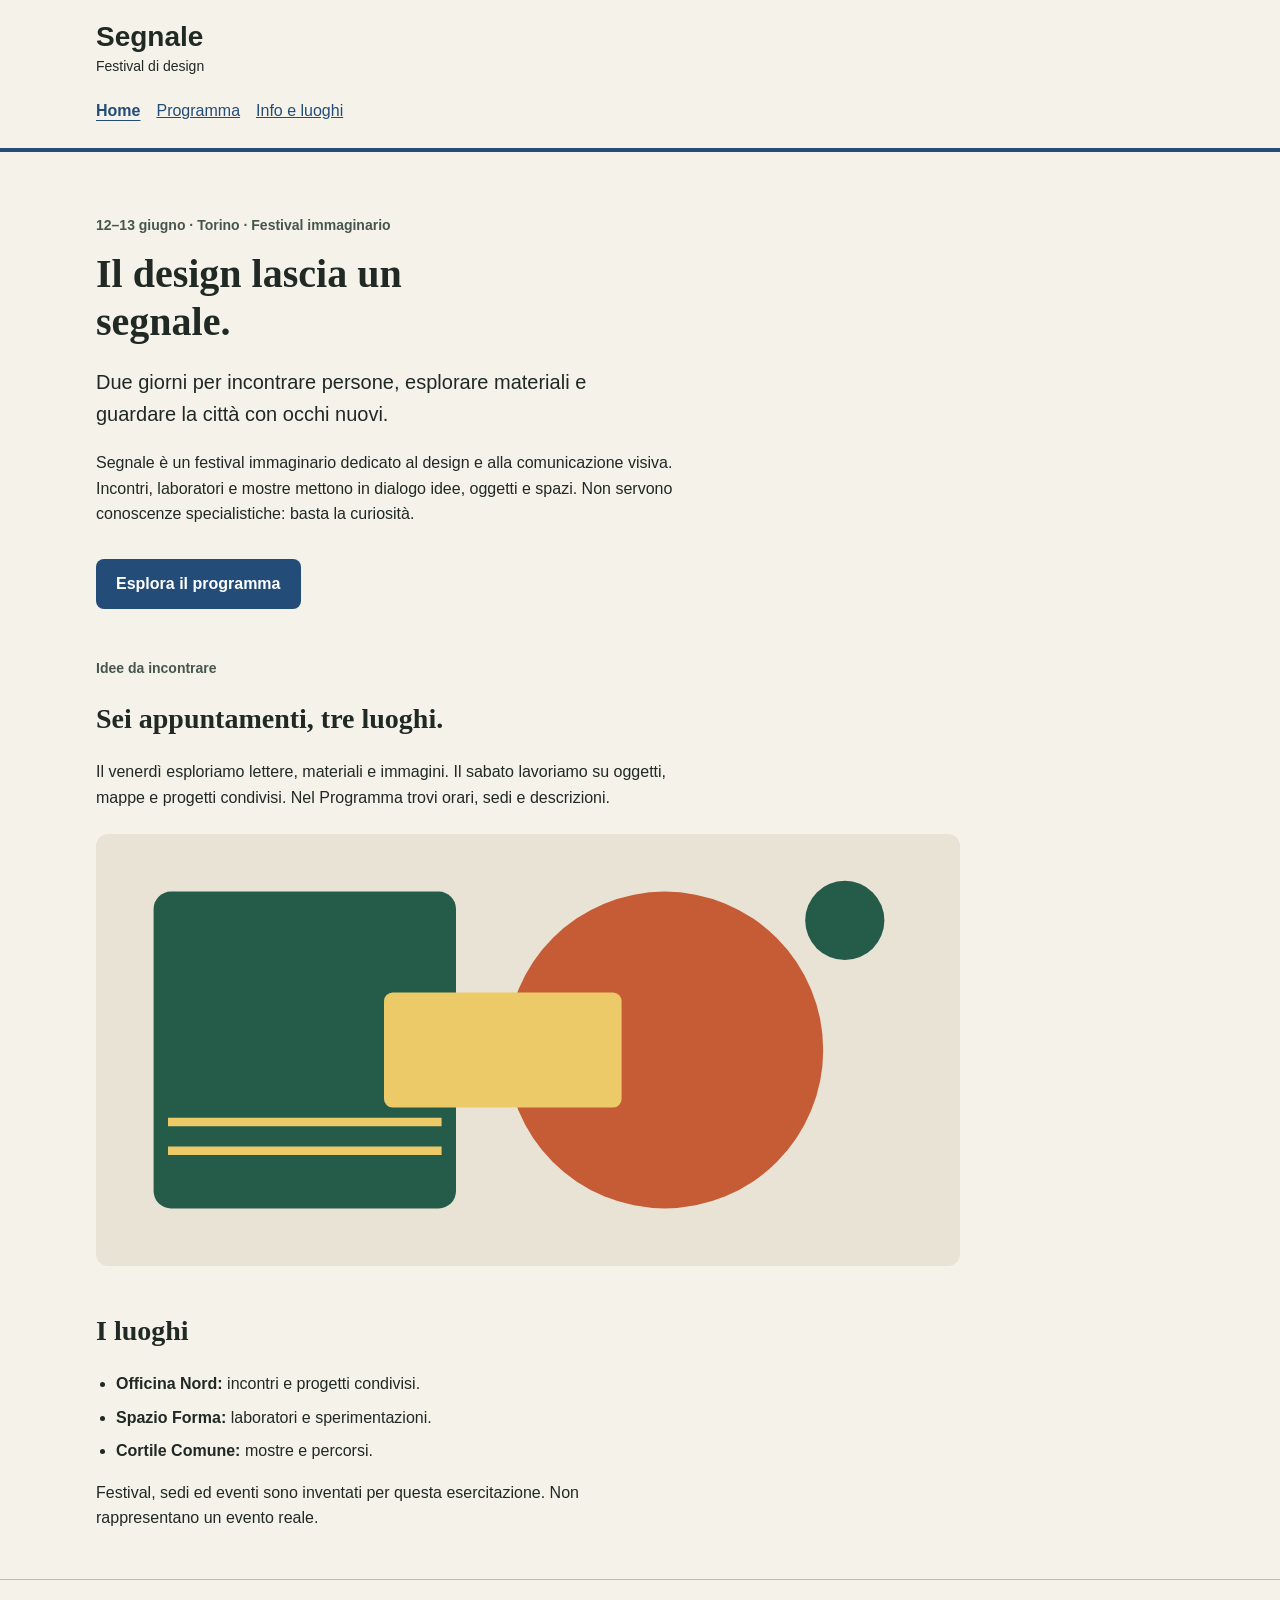
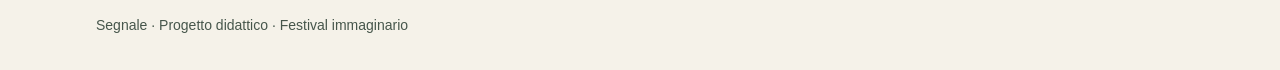
<file: festival-segnale/index.html>
<!doctype html>
<html lang="it">
<head>
  <meta charset="utf-8">
  <meta name="viewport" content="width=device-width, initial-scale=1">
  <title>Segnale — Festival di design</title>
  <link rel="stylesheet" href="style.css">
</head>
<body>
  <a class="skip-link" href="#contenuto">Vai al contenuto</a>

  <header class="site-header">
    <div class="container">
      <a class="brand" href="index.html">Segnale<span>Festival di design</span></a>
      <nav aria-label="Navigazione principale">
        <a href="index.html" aria-current="page">Home</a>
        <a href="programma.html">Programma</a>
        <a href="info.html">Info e luoghi</a>
      </nav>
    </div>
  </header>

  <main id="contenuto" class="container">
    <section class="intro">
      <p class="eyebrow">12–13 giugno · Torino · Festival immaginario</p>
      <h1 id="titolo-home">Il design lascia un segnale.</h1>
      <p class="lead">Due giorni per incontrare persone, esplorare materiali e guardare la città con occhi nuovi.</p>
      <p class="reading-text">
        Segnale è un festival immaginario dedicato al design e alla comunicazione visiva.
        Incontri, laboratori e mostre mettono in dialogo idee, oggetti e spazi.
        Non servono conoscenze specialistiche: basta la curiosità.
      </p>
      <a class="button-link" href="programma.html">Esplora il programma</a>
    </section>

    <section class="content-section">
      <p class="eyebrow">Idee da incontrare</p>
      <h2 id="titolo-festival">Sei appuntamenti, tre luoghi.</h2>
      <p class="reading-text">
        Il venerdì esploriamo lettere, materiali e immagini. Il sabato lavoriamo su
        oggetti, mappe e progetti condivisi. Nel Programma trovi orari, sedi e descrizioni.
      </p>
      <img
        class="festival-image"
        src="../assets/festival.svg"
        alt="Composizione geometrica di cerchi e rettangoli nei colori del festival"
        width="1200"
        height="600">
    </section>

    <section class="content-section">
      <h2 id="titolo-luoghi">I luoghi</h2>
      <ul class="venues">
        <li><strong>Officina Nord:</strong> incontri e progetti condivisi.</li>
        <li><strong>Spazio Forma:</strong> laboratori e sperimentazioni.</li>
        <li><strong>Cortile Comune:</strong> mostre e percorsi.</li>
      </ul>
      <p class="reading-text">
        Festival, sedi ed eventi sono inventati per questa esercitazione.
        Non rappresentano un evento reale.
      </p>
    </section>
  </main>

  <footer class="site-footer">
    <div class="container">
      <p>Segnale · Progetto didattico · Festival immaginario</p>
    </div>
  </footer>
</body>
</html>
</file>
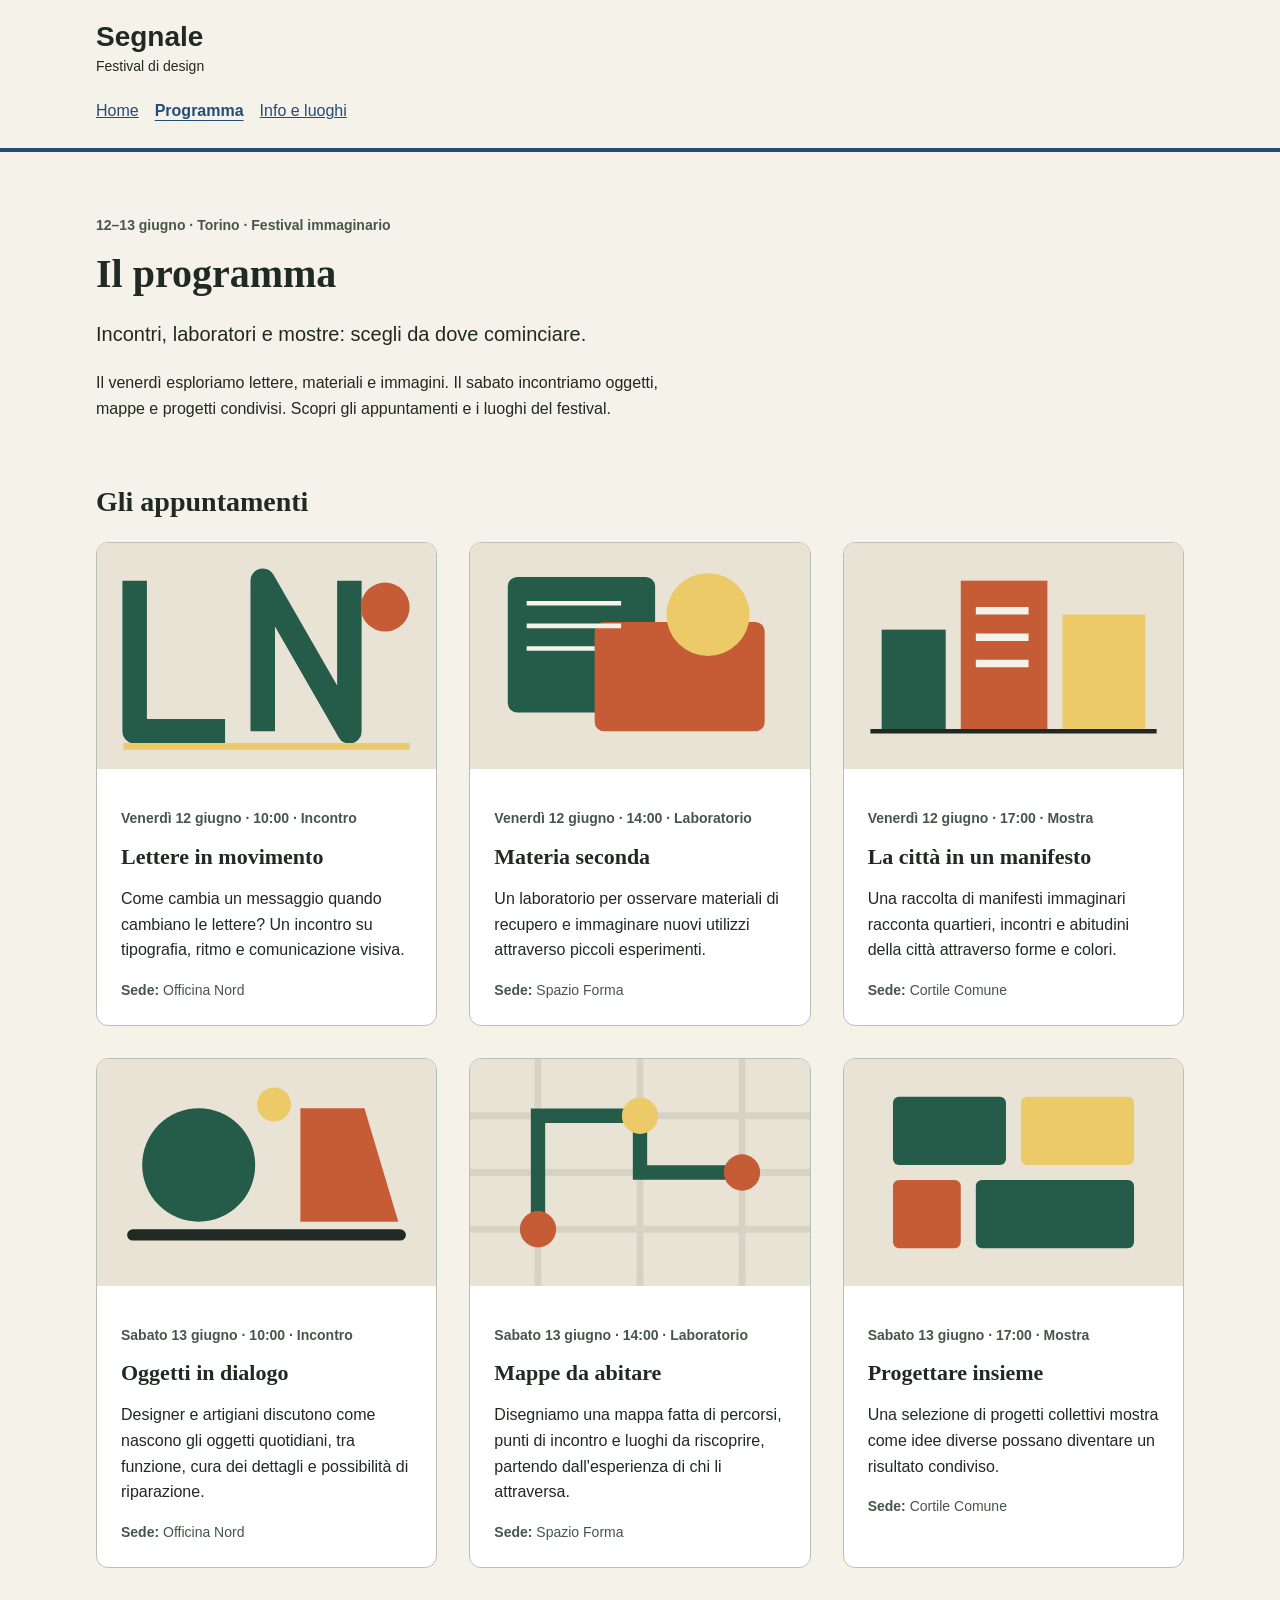
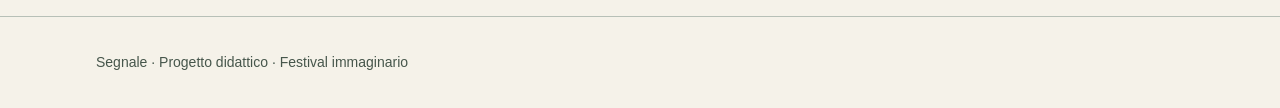
<file: festival-segnale/programma.html>
<!doctype html>
<html lang="it">
<head>
  <meta charset="utf-8">
  <meta name="viewport" content="width=device-width, initial-scale=1">
  <title>Programma — Segnale</title>
  <link rel="stylesheet" href="style.css">
</head>
<body>
  <a class="skip-link" href="#contenuto">Vai al contenuto</a>

  <header class="site-header">
    <div class="container">
      <a class="brand" href="index.html">Segnale<span>Festival di design</span></a>
      <nav aria-label="Navigazione principale">
        <a href="index.html">Home</a>
        <a href="programma.html" aria-current="page">Programma</a>
        <a href="info.html">Info e luoghi</a>
      </nav>
    </div>
  </header>

  <main id="contenuto" class="container">
    <section class="intro">
      <p class="eyebrow">12–13 giugno · Torino · Festival immaginario</p>
      <h1 id="titolo-programma">Il programma</h1>
      <p class="lead">Incontri, laboratori e mostre: scegli da dove cominciare.</p>
      <p class="reading-text">
        Il venerdì esploriamo lettere, materiali e immagini. Il sabato incontriamo
        oggetti, mappe e progetti condivisi. Scopri gli appuntamenti e i luoghi del festival.
      </p>
    </section>

    <section class="content-section">
      <h2 id="titolo-eventi">Gli appuntamenti</h2>

      <div class="event-grid">
        <article class="event-card">
          <img
            src="../assets/lettere-in-movimento.svg"
            alt="Lettere geometriche disposte su una griglia"
            width="900"
            height="600">
          <div class="event-body">
            <p class="event-meta">Venerdì 12 giugno · 10:00 · Incontro</p>
            <h3>Lettere in movimento</h3>
            <p>
              Come cambia un messaggio quando cambiano le lettere? Un incontro
              su tipografia, ritmo e comunicazione visiva.
            </p>
            <p class="event-place"><strong>Sede:</strong> Officina Nord</p>
          </div>
        </article>

        <article class="event-card">
          <img
            src="../assets/materia-seconda.svg"
            alt="Forme sovrapposte che richiamano campioni di materiali"
            width="900"
            height="600">
          <div class="event-body">
            <p class="event-meta">Venerdì 12 giugno · 14:00 · Laboratorio</p>
            <h3>Materia seconda</h3>
            <p>
              Un laboratorio per osservare materiali di recupero e immaginare
              nuovi utilizzi attraverso piccoli esperimenti.
            </p>
            <p class="event-place"><strong>Sede:</strong> Spazio Forma</p>
          </div>
        </article>

        <article class="event-card">
          <img
            src="../assets/citta-manifesto.svg"
            alt="Rettangoli colorati compongono una città astratta"
            width="900"
            height="600">
          <div class="event-body">
            <p class="event-meta">Venerdì 12 giugno · 17:00 · Mostra</p>
            <h3>La città in un manifesto</h3>
            <p>
              Una raccolta di manifesti immaginari racconta quartieri, incontri
              e abitudini della città attraverso forme e colori.
            </p>
            <p class="event-place"><strong>Sede:</strong> Cortile Comune</p>
          </div>
        </article>

        <article class="event-card">
          <img
            src="../assets/oggetti-dialogo.svg"
            alt="Due forme geometriche si fronteggiano sopra una linea comune"
            width="900"
            height="600">
          <div class="event-body">
            <p class="event-meta">Sabato 13 giugno · 10:00 · Incontro</p>
            <h3>Oggetti in dialogo</h3>
            <p>
              Designer e artigiani discutono come nascono gli oggetti quotidiani,
              tra funzione, cura dei dettagli e possibilità di riparazione.
            </p>
            <p class="event-place"><strong>Sede:</strong> Officina Nord</p>
          </div>
        </article>

        <article class="event-card">
          <img
            src="../assets/mappe-abitare.svg"
            alt="Un percorso collega tre punti su una mappa geometrica"
            width="900"
            height="600">
          <div class="event-body">
            <p class="event-meta">Sabato 13 giugno · 14:00 · Laboratorio</p>
            <h3>Mappe da abitare</h3>
            <p>
              Disegniamo una mappa fatta di percorsi, punti di incontro e luoghi
              da riscoprire, partendo dall'esperienza di chi li attraversa.
            </p>
            <p class="event-place"><strong>Sede:</strong> Spazio Forma</p>
          </div>
        </article>

        <article class="event-card">
          <img
            src="../assets/progettare-insieme.svg"
            alt="Moduli di colori diversi si incastrano in una composizione comune"
            width="900"
            height="600">
          <div class="event-body">
            <p class="event-meta">Sabato 13 giugno · 17:00 · Mostra</p>
            <h3>Progettare insieme</h3>
            <p>
              Una selezione di progetti collettivi mostra come idee diverse
              possano diventare un risultato condiviso.
            </p>
            <p class="event-place"><strong>Sede:</strong> Cortile Comune</p>
          </div>
        </article>
      </div>
    </section>
  </main>

  <footer class="site-footer">
    <div class="container">
      <p>Segnale · Progetto didattico · Festival immaginario</p>
    </div>
  </footer>
</body>
</html>
</file>
<file: festival-segnale/style.css>
/* Segnale: stili condivisi per tutte le pagine. */

:root {
  --colore-primario: #234c78;
  --colore-primario-scuro: #163454;
  --colore-sfondo: #f5f2e9;
  --colore-testo: #202923;
  --font-testo: Arial, Helvetica, sans-serif;
  --font-titoli: Georgia, "Times New Roman", serif;
}

* {
  box-sizing: border-box;
}

body {
  margin: 0;
  background: var(--colore-sfondo);
  color: var(--colore-testo);
  font-family: var(--font-testo);
  font-size: 1rem;
  line-height: 1.6;
}

a {
  color: var(--colore-primario);
}

a:hover {
  text-decoration: underline;
}

a:focus {
  outline: 3px solid var(--colore-testo);
}

.container {
  width: 92%;
  max-width: 68rem;
  margin: 0 auto;
}

.site-header {
  padding: 1.25rem 0;
  border-bottom: 4px solid var(--colore-primario);
}

.brand {
  display: inline-block;
  color: var(--colore-testo);
  font-size: 1.75rem;
  font-weight: bold;
  line-height: 1.2;
  text-decoration: none;
}

.brand span {
  display: block;
  margin-top: 0.25rem;
  font-size: 0.875rem;
  font-weight: normal;
}

nav {
  display: flex;
  flex-wrap: wrap;
  gap: 0 1rem;
  margin-top: 1rem;
}

nav a {
  display: inline-block;
  padding: 0.25rem 0;
}

nav a[aria-current="page"] {
  font-weight: bold;
  text-decoration: underline;
  text-underline-offset: 0.25em;
}

.intro {
  padding: 3rem 0 1rem;
}

.eyebrow,
.event-meta {
  color: #46564b;
  font-size: 0.875rem;
  font-weight: bold;
}

h1,
h2,
h3 {
  font-family: var(--font-titoli);
  line-height: 1.2;
}

h1 {
  max-width: 18ch;
  margin: 0.75rem 0 1.25rem;
  font-size: 2.5rem;
}

h2 {
  font-size: 1.75rem;
}

h3 {
  margin: 0.5rem 0 0.75rem;
  font-size: 1.375rem;
}

.lead {
  max-width: 48ch;
  font-size: 1.25rem;
}

.reading-text {
  max-width: 65ch;
}

.button-link {
  display: inline-block;
  margin-top: 1rem;
  padding: 0.75rem 1.25rem;
  border-radius: 0.5rem;
  background: var(--colore-primario);
  color: #fff;
  font-weight: bold;
  text-decoration: none;
}

.button-link:hover {
  background: var(--colore-primario-scuro);
}

.content-section {
  margin: 2rem 0 3rem;
}

.festival-image {
  display: block;
  width: 100%;
  max-width: 54rem;
  height: auto;
  margin-top: 1.5rem;
  border-radius: 0.75rem;
}

.venues {
  padding-left: 1.25rem;
}

.venues li {
  margin-bottom: 0.5rem;
}

/* Programma: una colonna di base. */
.event-grid {
  display: grid;
  grid-template-columns: minmax(0, 1fr);
  gap: 2rem;
}

.event-card {
  min-width: 0;
  overflow: hidden;
  border: 1px solid #b7c0b7;
  border-radius: 0.75rem;
  background: #fff;
}

.event-card img {
  display: block;
  width: 100%;
  height: auto;
}

.event-body {
  padding: 1.5rem;
}

.event-place {
  margin-bottom: 0;
  color: #46564b;
  font-size: 0.875rem;
}

/* Galleria della pagina Info. */
.photo-gallery {
  display: grid;
  grid-template-columns: minmax(0, 1fr);
  gap: 1.5rem;
}

.photo-gallery figure {
  min-width: 0;
  margin: 0;
}

.photo-gallery img {
  display: block;
  width: 100%;
  aspect-ratio: 3 / 2;
  object-fit: cover;
  border-radius: 0.75rem;
}

.photo-gallery figcaption,
.image-note,
.map-caption {
  margin-top: 0.5rem;
  color: #46564b;
  font-size: 0.875rem;
}

/* Mappa e indirizzi della pagina Info. */
.map-layout {
  display: grid;
  grid-template-columns: minmax(0, 1fr);
  gap: 1.5rem;
  align-items: start;
}

.map-panel {
  min-width: 0;
  padding: 0.75rem;
  border: 1px solid #b7c0b7;
  border-radius: 0.75rem;
  background: #fff;
}

.umap-iframe {
  display: block;
  width: 100%;
  height: 28rem;
  border: 0;
}

@media (max-width: 600px) {
  .umap-iframe {
    height: 22rem;
  }
}


.festival-map {
  display: block;
  width: 100%;
  height: auto;
  font-family: Arial, Helvetica, sans-serif;
}

.festival-map text {
  fill: #202923;
  font-size: 14px;
  font-weight: bold;
}

.map-road {
  fill: none;
  stroke: #fff;
  stroke-width: 24;
}

.map-route {
  fill: none;
  stroke: #234c78;
  stroke-width: 5;
  stroke-dasharray: 9 7;
}

.map-point {
  fill: #234c78;
  stroke: #fff;
  stroke-width: 4;
}

.map-caption {
  margin-bottom: 0;
}

.venue-address {
  margin-bottom: 1rem;
  padding: 1rem;
  border-left: 4px solid var(--colore-primario);
  background: #fff;
}

.venue-address h3 {
  margin-top: 0;
}

.venue-address address {
  margin-bottom: 0.75rem;
  font-style: normal;
}

.site-footer {
  padding: 1.25rem 0;
  border-top: 1px solid #b7c0b7;
  color: #46564b;
  font-size: 0.875rem;
}

.skip-link {
  position: absolute;
  top: -6rem;
  left: 1rem;
  z-index: 1;
  padding: 0.75rem 1rem;
  background: #fff;
  color: var(--colore-testo);
}

.skip-link:focus {
  top: 1rem;
}

/* Da 600 px: due colonne. */
@media (min-width: 600px) {
  .event-grid,
  .photo-gallery {
    grid-template-columns: repeat(2, minmax(0, 1fr));
  }
}

/* Da 1024 px: tre colonne per eventi e galleria. */
@media (min-width: 1024px) {
  .event-grid,
  .photo-gallery {
    grid-template-columns: repeat(3, minmax(0, 1fr));
  }

  .map-layout {
    grid-template-columns: minmax(0, 3fr) minmax(0, 2fr);
  }
}
/* Galleria Swiper della pagina Info e luoghi. */
.luoghi-swiper {
  position: relative;
  width: 100%;
  max-width: 54rem;
  min-width: 0;
  overflow: hidden;
  border-radius: 0.75rem;
}


.luoghi-swiper .swiper-slide {
  min-width: 0;
  margin: 0;
  background: #fff;
}

.luoghi-swiper .swiper-slide img {
  display: block;
  width: 100%;
  aspect-ratio: 3 / 2;
  object-fit: cover;
}

.luoghi-swiper figcaption {
  display: grid;
  gap: 0.25rem;
  padding: 1rem;
}

.luoghi-swiper figcaption span {
  color: #46564b;
  font-size: 0.875rem;
}

.luoghi-controls {
  position: absolute;
  inset: 0;
  z-index: 2;
  display: flex;
  align-items: center;
  justify-content: space-between;
  gap: 0.75rem;
  padding: 0 0.75rem;
  pointer-events: none;
}

.luoghi-controls button {
  max-width: 45%;
  padding: 0.65rem 0.8rem;
  border: 0;
  border-radius: 0.4rem;
  background: var(--colore-primario);
  color: #fff;
  font: inherit;
  cursor: pointer;
  pointer-events: auto;
}

.luoghi-controls button:hover {
  background: var(--colore-primario-scuro);
}

.luoghi-controls button:focus-visible {
  outline: 3px solid var(--colore-testo);
  outline-offset: 3px;
}
</file>
